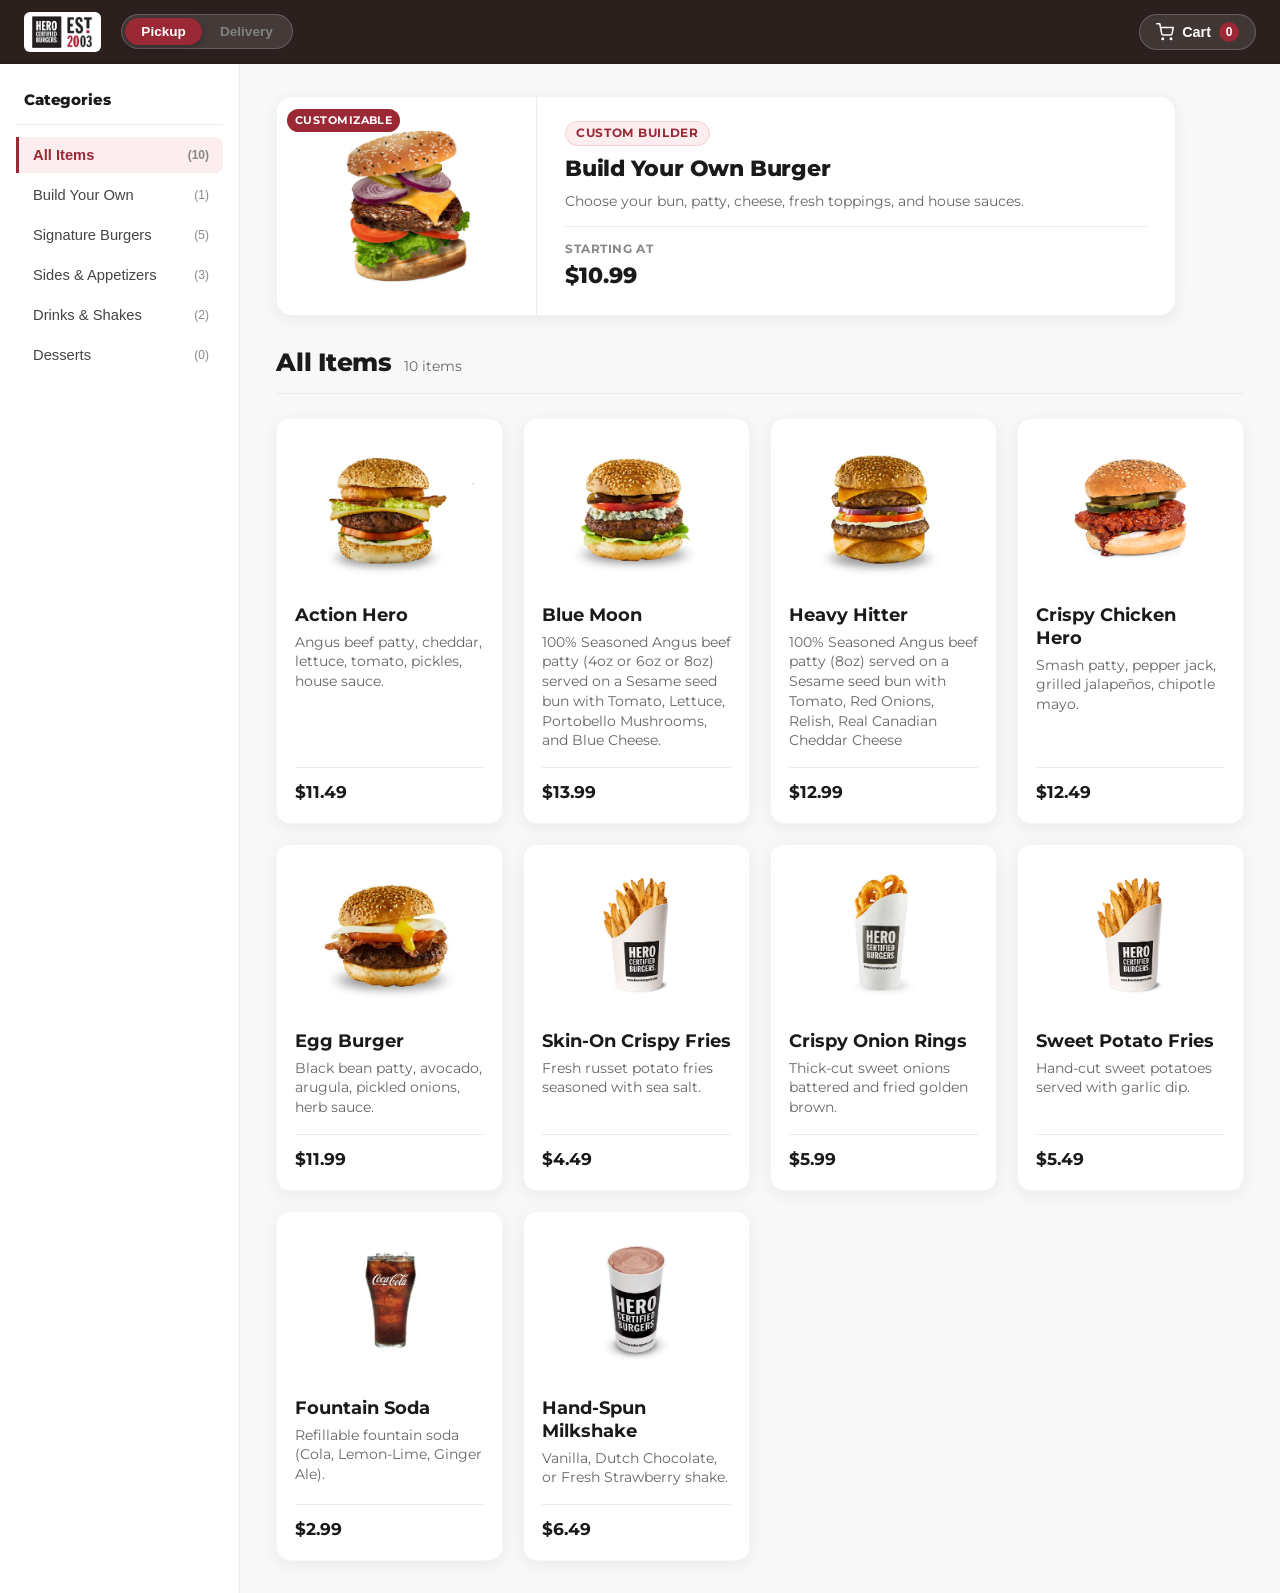
<file: index.html>
<!DOCTYPE html>
<html lang="en">
<head>
    <meta charset="UTF-8">
    <meta name="viewport" content="width=device-width, initial-scale=1.0">
    <title>Hero Burger - Menu</title>
    <link rel="stylesheet" href="styles.css?v=2">

    <link rel="preconnect" href="https://fonts.googleapis.com">
    <link rel="preconnect" href="https://fonts.gstatic.com" crossorigin>
    <link href="https://fonts.googleapis.com/css2?family=Montserrat:ital,wght@0,100..900;1,100..900&family=Oswald:wght@200..700&display=swap" rel="stylesheet">
    
    <script src="builder-logic.js" defer></script>
    <script src="variation-b.js" defer></script>
    <script src="script.js" defer></script>
</head>
<body>
    <!-- Top Navigation Header -->
    <header class="top-nav">
        <div class="nav-left">
            <a href="index.html" class="nav-logo" title="Return to Menu"><img src="images/HERO-LOGO-1.png" alt=""></a>
            <div class="order-toggle" id="order-mode-toggle" role="group" aria-label="Order Fulfillment Mode">
                <button type="button" class="toggle-btn active" data-mode="pickup">Pickup</button>
                <button type="button" class="toggle-btn" data-mode="delivery">Delivery</button>
            </div>
        </div>
        <div class="nav-actions">
            <button class="cart-btn" id="cart-btn" type="button" aria-label="Open cart">
                <svg class="cart-icon" viewBox="0 0 24 24" fill="none" stroke="currentColor" stroke-width="2" stroke-linecap="round" stroke-linejoin="round">
                    <circle cx="9" cy="21" r="1"></circle>
                    <circle cx="20" cy="21" r="1"></circle>
                    <path d="M1 1h4l2.68 13.39a2 2 0 0 0 2 1.61h9.72a2 2 0 0 0 2-1.61L23 6H6"></path>
                </svg>
                <span class="cart-label">Cart</span>
                <span class="cart-badge" id="cart-count">0</span>
            </button>
        </div>
    </header>

    <!-- Main Prototype Workspace Layout -->
    <div class="layout-container">
        <!-- Sidebar Navigation -->
        <aside class="sidebar">
            <div class="sidebar-header">
                <span class="sidebar-title">Categories</span>
            </div>
            <nav class="category-list" id="category-list">
                <!-- Dynamically populated categories -->
            </nav>
        </aside>

        <!-- Main Menu Cards Area -->
        <main class="menu-main">
            <!-- Featured Build Your Own Row (Above "All Items") -->
            <section class="byo-feature-row" id="byo-feature-row" aria-label="Build Your Own Burger">
                <article class="byo-card" id="byo-card" role="button" tabindex="0">
                    <div class="byo-card-image" id="byo-card-image">
                        <div class="card-badge-container">
                            <span class="badge">Customizable</span>
                        </div>
                        <img src="images/build-your-own.png" alt="Build Your Own Burger" class="byo-img" id="byo-img" onerror="this.style.display='none'; document.getElementById('byo-placeholder-icon').style.display='block';">
                        
                    </div>
                    <div class="byo-card-content">
                        <div class="byo-card-header">
                            <div class="byo-tag">Custom Builder</div>
                            <h2 class="byo-card-title">Build Your Own Burger</h2>
                            <p class="byo-card-desc">Choose your bun, patty, cheese, fresh toppings, and house sauces.</p>
                        </div>
                        <div class="byo-card-footer">
                            <div class="byo-price-wrap">
                                <span class="byo-price-label">Starting at</span>
                                <span class="byo-price">$10.99</span>
                            </div>



                        </div>
                    </div>
                </article>
            </section>

            <div class="menu-header">
                <h1 class="category-heading" id="current-category-name">All Items</h1>
                <span class="category-count" id="category-item-count">11 items</span>
            </div>

            <!-- 4-Column Menu Grid -->
            <div class="menu-grid" id="menu-grid">
                <!-- Dynamically populated cards -->
            </div>
        </main>
    </div>

    <!-- Quick Preview / Placeholder Cart Drawer for Prototype -->
    <div class="cart-drawer-overlay" id="cart-drawer-overlay"></div>
    <aside class="cart-drawer" id="cart-drawer" aria-hidden="true">
        <div class="cart-drawer-header">
            <h3>Your Order</h3>
            <button class="close-drawer-btn" id="close-cart-btn" aria-label="Close cart">&times;</button>
        </div>
        <div class="cart-drawer-body" id="cart-drawer-items">
            <div class="empty-cart-state">
                <div class="empty-cart-icon">🛒</div>
                <p>Your cart is empty.</p>
                <span>Select an item from the menu to get started.</span>
            </div>
        </div>
        <div class="cart-drawer-footer">
            <div class="cart-subtotal-row">
                <span>Subtotal</span>
                <span id="cart-subtotal">$0.00</span>
            </div>
            <a href="checkout.html" class="checkout-btn" id="checkout-btn">Proceed to Checkout</a>
        </div>
    </aside>

    <!-- Builder Pop-up Modal Root Container -->
    <div id="builder-modal-root"></div>

   
</body>
</html>
</file>
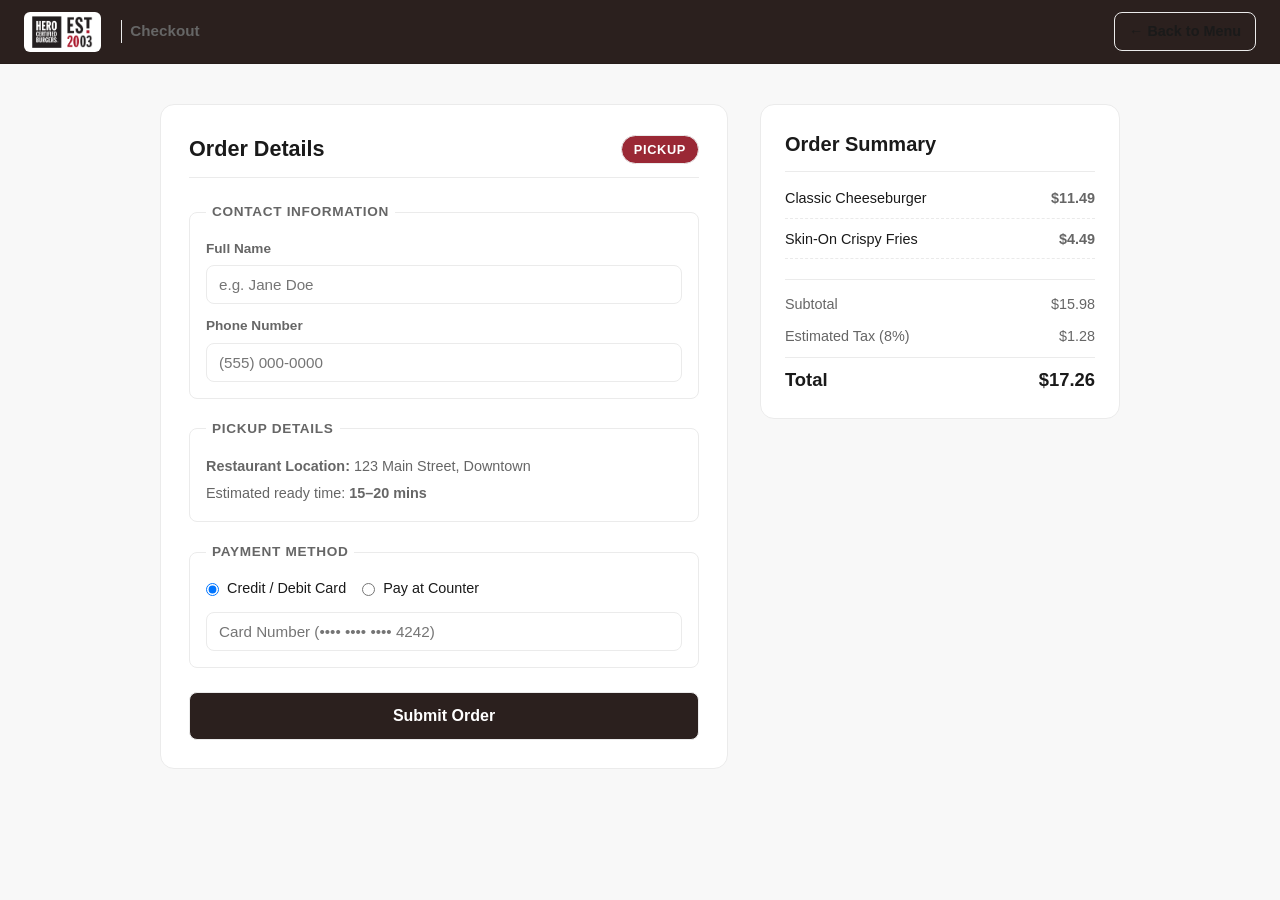
<file: checkout.html>
<!DOCTYPE html>
<html lang="en">
<head>
    <meta charset="UTF-8">
    <meta name="viewport" content="width=device-width, initial-scale=1.0">
    <title>Checkout - Burger Prototype</title>
    <link rel="stylesheet" href="styles.css?v=2">
    <script src="checkout.js" defer></script>
</head>
<body>
    <!-- Top Navigation Header -->
    <header class="top-nav">
        <div class="nav-left">
             <a href="index.html" class="nav-logo" title="Return to Menu"><img src="images/HERO-LOGO-1.png" alt=""></a>
            <span class="nav-page-label">Checkout</span>
        </div>
        <div class="nav-actions">
            <a href="index.html" class="back-to-menu-link">
                &larr; Back to Menu
            </a>
        </div>
    </header>

    <!-- Main Checkout Container -->
    <main class="checkout-main">
        <div class="checkout-container">
            <!-- Left Column: Checkout Details Form -->
            <section class="checkout-form-section">
                <form id="checkout-form" class="checkout-form" onsubmit="return false;">
                    <!-- Order Mode Indicator -->
                    <div class="form-header-row">
                        <h2>Order Details</h2>
                        <span class="mode-badge" id="checkout-mode-badge">Pickup</span>
                    </div>

                    <!-- Contact Details -->
                    <fieldset class="form-group-box">
                        <legend>Contact Information</legend>
                        <div class="form-row">
                            <label for="customer-name">Full Name</label>
                            <input type="text" id="customer-name" placeholder="e.g. Jane Doe" >
                        </div>
                        <div class="form-row">
                            <label for="customer-phone">Phone Number</label>
                            <input type="tel" id="customer-phone" placeholder="(555) 000-0000">
                        </div>
                    </fieldset>

                    <!-- Fulfillment Details -->
                    <fieldset class="form-group-box" id="fulfillment-fieldset">
                        <legend id="fulfillment-legend">Fulfillment Details</legend>
                        <div id="fulfillment-content">
                            <!-- Populated based on Pickup / Delivery -->
                        </div>
                    </fieldset>

                    <!-- Payment Method Placeholder -->
                    <fieldset class="form-group-box">
                        <legend>Payment Method</legend>
                        <div class="payment-options">
                            <label class="payment-option">
                                <input type="radio" name="payment-method" value="card" checked>
                                <span>Credit / Debit Card</span>
                            </label>
                            <label class="payment-option">
                                <input type="radio" name="payment-method" value="counter">
                                <span>Pay at Counter</span>
                            </label>
                        </div>
                        <div class="form-row card-mockup">
                            <input type="text" placeholder="Card Number (•••• •••• •••• 4242)">
                        </div>
                    </fieldset>

                    <!-- Submit Button & Confirmation Status -->
                    <div class="form-submit-container">
                        <button type="button" id="submit-order-btn" class="submit-order-btn">
                            Submit Order
                        </button>
                        <div class="order-confirmation-banner" id="order-confirmation-banner" style="display: none;">
                            <div class="confirmation-icon">✓</div>
                            <div class="confirmation-text">
                                <strong>Order Confirmed!</strong>
                                <span>Your burger order has been placed successfully.</span>
                            </div>
                        </div>
                    </div>
                </form>
            </section>

            <!-- Right Column: Order Summary -->
            <section class="checkout-summary-section">
                <div class="summary-card">
                    <h2>Order Summary</h2>
                    <div class="summary-items-list" id="summary-items-list">
                        <!-- Populated by checkout.js -->
                    </div>

                    <div class="summary-breakdown">
                        <div class="breakdown-row">
                            <span>Subtotal</span>
                            <span id="summary-subtotal">$0.00</span>
                        </div>
                        <div class="breakdown-row">
                            <span>Estimated Tax (8%)</span>
                            <span id="summary-tax">$0.00</span>
                        </div>
                        <div class="breakdown-row total-row">
                            <span>Total</span>
                            <span id="summary-total">$0.00</span>
                        </div>
                    </div>
                </div>
            </section>
        </div>
    </main>
</body>
</html>
</file>
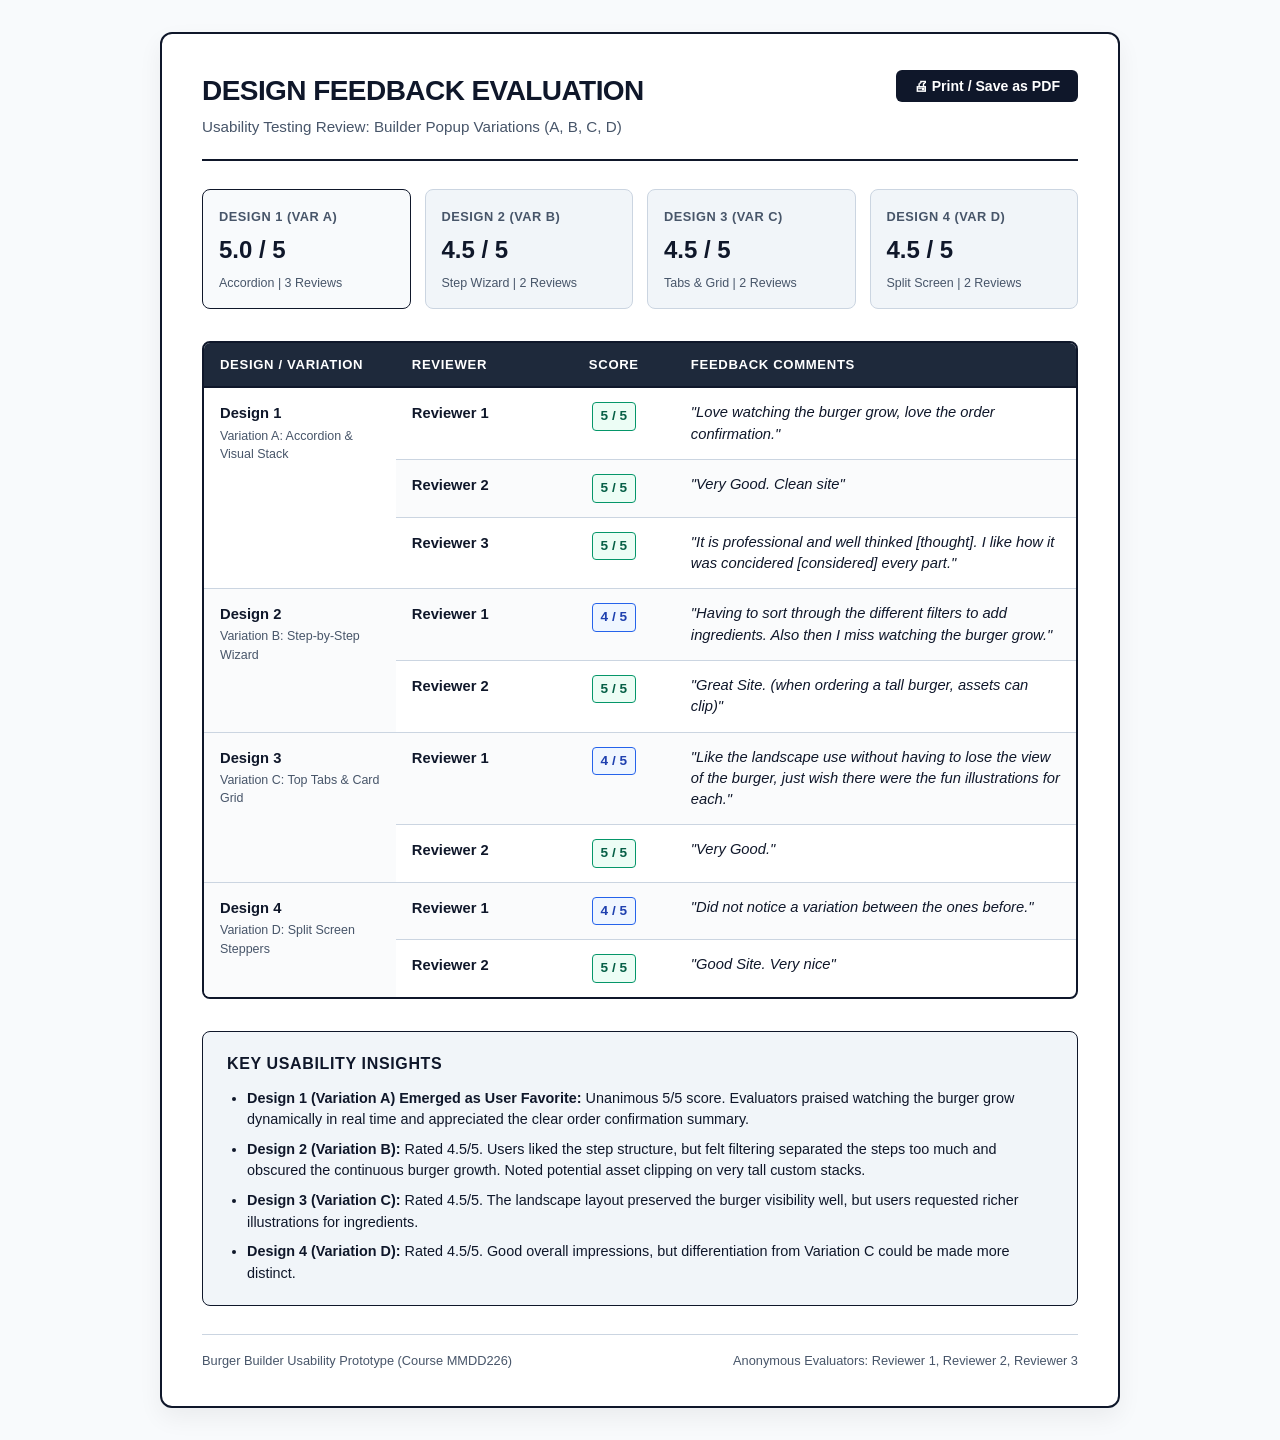
<file: feedback.html>
<!DOCTYPE html>
<html lang="en">
<head>
    <meta charset="UTF-8">
    <meta name="viewport" content="width=device-width, initial-scale=1.0">
    <title>Design Feedback Evaluation - Burger Builder Prototype</title>
    <style>
        :root {
            --bg-page: #f8fafc;
            --bg-card: #ffffff;
            --text-main: #0f172a;
            --text-sub: #475569;
            --border: #cbd5e1;
            --border-dark: #0f172a;
            --primary: #1e293b;
            --badge-5: #059669;
            --badge-4: #2563eb;
            --bg-highlight: #f1f5f9;
        }

        * {
            box-sizing: border-box;
            margin: 0;
            padding: 0;
        }

        body {
            font-family: -apple-system, BlinkMacSystemFont, "Segoe UI", Roboto, Helvetica, Arial, sans-serif;
            background-color: var(--bg-page);
            color: var(--text-main);
            padding: 32px 20px;
            line-height: 1.5;
        }

        .container {
            max-width: 960px;
            margin: 0 auto;
            background: var(--bg-card);
            border: 2px solid var(--border-dark);
            border-radius: 12px;
            padding: 36px 40px;
            box-shadow: 0 10px 25px rgba(0,0,0,0.06);
        }

        .header {
            border-bottom: 2px solid var(--border-dark);
            padding-bottom: 20px;
            margin-bottom: 28px;
            display: flex;
            justify-content: space-between;
            align-items: flex-start;
            flex-wrap: wrap;
            gap: 16px;
        }

        .title-group h1 {
            font-size: 1.75rem;
            font-weight: 800;
            letter-spacing: -0.02em;
            text-transform: uppercase;
        }

        .title-group p {
            color: var(--text-sub);
            font-size: 0.95rem;
            margin-top: 4px;
        }

        .meta-badges {
            display: flex;
            gap: 10px;
            flex-wrap: wrap;
        }

        .badge {
            background-color: var(--bg-highlight);
            border: 1px solid var(--border);
            padding: 6px 12px;
            border-radius: 6px;
            font-size: 0.85rem;
            font-weight: 600;
        }

        .print-btn {
            background-color: var(--border-dark);
            color: #fff;
            border: none;
            padding: 8px 18px;
            border-radius: 6px;
            font-weight: 700;
            cursor: pointer;
            font-size: 0.88rem;
            display: inline-flex;
            align-items: center;
            gap: 6px;
        }

        .print-btn:hover {
            opacity: 0.9;
        }

        /* Metric summary cards */
        .summary-grid {
            display: grid;
            grid-template-columns: repeat(4, 1fr);
            gap: 14px;
            margin-bottom: 32px;
        }

        .summary-card {
            background: var(--bg-highlight);
            border: 1.5px solid var(--border);
            border-radius: 8px;
            padding: 14px 16px;
            text-align: left;
        }

        .summary-card.top-performer {
            border-color: var(--border-dark);
            background: #f8fafc;
        }

        .summary-card .design-label {
            font-size: 0.8rem;
            font-weight: 800;
            text-transform: uppercase;
            color: var(--text-sub);
            letter-spacing: 0.04em;
        }

        .summary-card .score {
            font-size: 1.5rem;
            font-weight: 900;
            color: var(--text-main);
            margin: 4px 0 2px;
        }

        .summary-card .score-sub {
            font-size: 0.78rem;
            color: var(--text-sub);
        }

        /* Feedback Table */
        .table-wrapper {
            overflow-x: auto;
            margin-bottom: 32px;
            border: 2px solid var(--border-dark);
            border-radius: 8px;
        }

        table {
            width: 100%;
            border-collapse: collapse;
            text-align: left;
            font-size: 0.92rem;
        }

        thead th {
            background-color: var(--primary);
            color: #ffffff;
            font-weight: 800;
            font-size: 0.82rem;
            text-transform: uppercase;
            letter-spacing: 0.05em;
            padding: 12px 16px;
            border-bottom: 2px solid var(--border-dark);
        }

        tbody tr {
            border-bottom: 1px solid var(--border);
            transition: background-color 0.1s ease;
        }

        tbody tr:nth-child(even) {
            background-color: #fafbfc;
        }

        tbody tr:last-child {
            border-bottom: none;
        }

        td {
            padding: 14px 16px;
            vertical-align: top;
        }

        .design-name {
            font-weight: 800;
            color: var(--text-main);
            white-space: nowrap;
        }

        .design-type {
            font-size: 0.78rem;
            color: var(--text-sub);
            display: block;
            margin-top: 2px;
        }

        .reviewer-name {
            font-weight: 600;
            white-space: nowrap;
        }

        .score-pill {
            display: inline-block;
            font-weight: 800;
            padding: 3px 8px;
            border-radius: 4px;
            font-size: 0.85rem;
            border: 1.5px solid var(--border-dark);
            background: #ffffff;
        }

        .score-pill.score-5 {
            background: #ecfdf5;
            color: #065f46;
            border-color: #059669;
        }

        .score-pill.score-4 {
            background: #eff6ff;
            color: #1e40af;
            border-color: #2563eb;
        }

        .feedback-text {
            color: var(--text-main);
            font-style: italic;
            line-height: 1.45;
        }

        /* Insights Card */
        .insights-card {
            background-color: var(--bg-highlight);
            border: 1.5px solid var(--border-dark);
            border-radius: 8px;
            padding: 20px 24px;
            margin-bottom: 28px;
        }

        .insights-card h3 {
            font-size: 1rem;
            font-weight: 800;
            text-transform: uppercase;
            letter-spacing: 0.04em;
            margin-bottom: 12px;
        }

        .insights-list {
            padding-left: 20px;
            display: flex;
            flex-direction: column;
            gap: 8px;
            font-size: 0.9rem;
            color: var(--text-main);
        }

        .footer-note {
            display: flex;
            justify-content: space-between;
            font-size: 0.8rem;
            color: var(--text-sub);
            border-top: 1px solid var(--border);
            padding-top: 16px;
        }

        @media (max-width: 768px) {
            .summary-grid {
                grid-template-columns: repeat(2, 1fr);
            }
            .container {
                padding: 20px 16px;
            }
        }

        @media print {
            body {
                background: #fff;
                padding: 0;
            }
            .container {
                border: none;
                box-shadow: none;
                padding: 0;
            }
            .print-btn {
                display: none;
            }
        }
    </style>
</head>
<body>
    <div class="container">
        <header class="header">
            <div class="title-group">
                <h1>Design Feedback Evaluation</h1>
                <p>Usability Testing Review: Builder Popup Variations (A, B, C, D)</p>
            </div>
            <div style="display: flex; align-items: center; gap: 10px;">
                <button class="print-btn" onclick="window.print()">🖨 Print / Save as PDF</button>
            </div>
        </header>

        <!-- Summary Metric Cards -->
        <div class="summary-grid">
            <div class="summary-card top-performer">
                <span class="design-label">Design 1 (Var A)</span>
                <div class="score">5.0 / 5</div>
                <span class="score-sub">Accordion | 3 Reviews</span>
            </div>
            <div class="summary-card">
                <span class="design-label">Design 2 (Var B)</span>
                <div class="score">4.5 / 5</div>
                <span class="score-sub">Step Wizard | 2 Reviews</span>
            </div>
            <div class="summary-card">
                <span class="design-label">Design 3 (Var C)</span>
                <div class="score">4.5 / 5</div>
                <span class="score-sub">Tabs & Grid | 2 Reviews</span>
            </div>
            <div class="summary-card">
                <span class="design-label">Design 4 (Var D)</span>
                <div class="score">4.5 / 5</div>
                <span class="score-sub">Split Screen | 2 Reviews</span>
            </div>
        </div>

        <!-- Feedback Table -->
        <div class="table-wrapper">
            <table>
                <thead>
                    <tr>
                        <th style="width: 22%;">Design / Variation</th>
                        <th style="width: 18%;">Reviewer</th>
                        <th style="width: 14%; text-align: center;">Score</th>
                        <th style="width: 46%;">Feedback Comments</th>
                    </tr>
                </thead>
                <tbody>
                    <!-- Design 1 -->
                    <tr>
                        <td rowspan="3">
                            <span class="design-name">Design 1</span>
                            <span class="design-type">Variation A: Accordion & Visual Stack</span>
                        </td>
                        <td><span class="reviewer-name">Reviewer 1</span></td>
                        <td style="text-align: center;"><span class="score-pill score-5">5 / 5</span></td>
                        <td class="feedback-text">"Love watching the burger grow, love the order confirmation."</td>
                    </tr>
                    <tr>
                        <td><span class="reviewer-name">Reviewer 2</span></td>
                        <td style="text-align: center;"><span class="score-pill score-5">5 / 5</span></td>
                        <td class="feedback-text">"Very Good. Clean site"</td>
                    </tr>
                    <tr>
                        <td><span class="reviewer-name">Reviewer 3</span></td>
                        <td style="text-align: center;"><span class="score-pill score-5">5 / 5</span></td>
                        <td class="feedback-text">"It is professional and well thinked [thought]. I like how it was concidered [considered] every part."</td>
                    </tr>

                    <!-- Design 2 -->
                    <tr>
                        <td rowspan="2">
                            <span class="design-name">Design 2</span>
                            <span class="design-type">Variation B: Step-by-Step Wizard</span>
                        </td>
                        <td><span class="reviewer-name">Reviewer 1</span></td>
                        <td style="text-align: center;"><span class="score-pill score-4">4 / 5</span></td>
                        <td class="feedback-text">"Having to sort through the different filters to add ingredients. Also then I miss watching the burger grow."</td>
                    </tr>
                    <tr>
                        <td><span class="reviewer-name">Reviewer 2</span></td>
                        <td style="text-align: center;"><span class="score-pill score-5">5 / 5</span></td>
                        <td class="feedback-text">"Great Site. (when ordering a tall burger, assets can clip)"</td>
                    </tr>

                    <!-- Design 3 -->
                    <tr>
                        <td rowspan="2">
                            <span class="design-name">Design 3</span>
                            <span class="design-type">Variation C: Top Tabs & Card Grid</span>
                        </td>
                        <td><span class="reviewer-name">Reviewer 1</span></td>
                        <td style="text-align: center;"><span class="score-pill score-4">4 / 5</span></td>
                        <td class="feedback-text">"Like the landscape use without having to lose the view of the burger, just wish there were the fun illustrations for each."</td>
                    </tr>
                    <tr>
                        <td><span class="reviewer-name">Reviewer 2</span></td>
                        <td style="text-align: center;"><span class="score-pill score-5">5 / 5</span></td>
                        <td class="feedback-text">"Very Good."</td>
                    </tr>

                    <!-- Design 4 -->
                    <tr>
                        <td rowspan="2">
                            <span class="design-name">Design 4</span>
                            <span class="design-type">Variation D: Split Screen Steppers</span>
                        </td>
                        <td><span class="reviewer-name">Reviewer 1</span></td>
                        <td style="text-align: center;"><span class="score-pill score-4">4 / 5</span></td>
                        <td class="feedback-text">"Did not notice a variation between the ones before."</td>
                    </tr>
                    <tr>
                        <td><span class="reviewer-name">Reviewer 2</span></td>
                        <td style="text-align: center;"><span class="score-pill score-5">5 / 5</span></td>
                        <td class="feedback-text">"Good Site. Very nice"</td>
                    </tr>
                </tbody>
            </table>
        </div>

        <!-- Key Usability Insights -->
        <div class="insights-card">
            <h3>Key Usability Insights</h3>
            <ul class="insights-list">
                <li><strong>Design 1 (Variation A) Emerged as User Favorite:</strong> Unanimous 5/5 score. Evaluators praised watching the burger grow dynamically in real time and appreciated the clear order confirmation summary.</li>
                <li><strong>Design 2 (Variation B):</strong> Rated 4.5/5. Users liked the step structure, but felt filtering separated the steps too much and obscured the continuous burger growth. Noted potential asset clipping on very tall custom stacks.</li>
                <li><strong>Design 3 (Variation C):</strong> Rated 4.5/5. The landscape layout preserved the burger visibility well, but users requested richer illustrations for ingredients.</li>
                <li><strong>Design 4 (Variation D):</strong> Rated 4.5/5. Good overall impressions, but differentiation from Variation C could be made more distinct.</li>
            </ul>
        </div>

        <footer class="footer-note">
            <span>Burger Builder Usability Prototype (Course MMDD226)</span>
            <span>Anonymous Evaluators: Reviewer 1, Reviewer 2, Reviewer 3</span>
        </footer>
    </div>
</body>
</html>
</file>
<file: styles.css>
/* ==========================================================
   MEDIUM-FIDELITY WIREFRAME PROTOTYPE
   Burger Restaurant Website - Menu & Ordering
   ========================================================== */

:root {
    /* Brand & Core Palette (Hero Certified Burgers UI Kit) */
    --red: #9a2835;
    /* Hero Signature Crimson Red */
    --red-hover: #831f2b;
    /* Darker Crimson Hover */
    --red-subtle: #fcedee;
    /* Soft Blush active tab tint */
    --red-border: #f6cfd2;
    /* Subtle Red border */
    --header-bg: #2b201e;
    /* Hero Dark Espresso Top Navigation */
    --header-text: #ffffff;
    --black: #1a1a1a;
    --white: #ffffff;
    --gray: #666666;
    --black-pure: #000000;

    /* Background & Surface Colors */
    --bg-main: #f8f8f8;
    /* Clean Light Off-White Page Background */
    --bg-surface: #ffffff;
    /* Pure White Card & Surface */
    --bg-subtle: #fafafa;
    --neutral-light: #f4f4f4;
    --neutral-hover: #eaeaea;

    /* Interactive & Hover States */
    --btn-dark-hover: #433330;
    --btn-accent-hover: #831f2b;

    /* Status & Feedback Colors */
    --color-success: #16a34a;
    --color-success-dark: #15803d;
    --color-success-text: #166534;
    --color-success-bg: #f0fdf4;
    --color-success-border: #86efac;

    /* Overlays & Shadows */
    --overlay-drawer: rgba(0, 0, 0, 0.45);
    --overlay-modal: rgba(0, 0, 0, 0.55);
    --shadow-card: 0 4px 16px rgba(0, 0, 0, 0.06);
    --shadow-card-hover: 0 8px 24px rgba(0, 0, 0, 0.1);
    --shadow-modal: 0 16px 36px rgba(0, 0, 0, 0.2);
    --shadow-success: 0 4px 12px rgba(22, 163, 74, 0.25);

    /* Text Colors */
    --text-primary: #1a1a1a;
    --text-secondary: #666666;
    --text-muted: #888888;

    /* Border Colors */
    --border-color: #ebebeb;
    --border-dark: #2b201e;

    /* Border Widths & Styles */
    --border-width-sm: 1px;
    --border-width-md: 1.5px;
    --border-width-lg: 2px;
    --border-width-xl: 2.5px;
    --border-style-solid: solid;
    --border-style-dashed: dashed;

    /* Border Shorthand Variables */
    --border-light: 1px solid var(--border-color);
    --border-dark-thin: 1px solid var(--border-color);
    --border-medium: 1.5px solid var(--border-color);
    --border-medium-dark: 1.5px solid var(--border-color);
    --border-strong: 1px solid var(--border-color);
    --border-strong-light: 1px solid var(--border-color);
    --border-modal: 1px solid var(--border-dark);
    --border-dashed-sm: 1px dashed var(--neutral-hover);
    --border-dashed-md: 1.5px dashed var(--border-color);
    --border-success-box: 1.5px solid var(--color-success-border);

    /* Border Radius Variables */
    --radius-xs: 4px;
    --radius-sm: 8px;
    --radius-md: 14px;
    --radius-lg: 16px;
    --radius-xl: 16px;
    --radius-2xl: 20px;
    --radius-modal: 18px;
    --radius-pill: 9999px;
    --radius-circle: 50%;

    /* Typography & Dimensions */
    --font-stack: "Montserrat", sans-serif;
    --font-body: "Montserrat", sans-serif;
    --nav-height: 64px;
    --sidebar-width: 240px;
}

* {
    box-sizing: border-box;
    margin: 0;
    padding: 0;
}

body {
    font-family: var(--font-body);
    background-color: var(--bg-main);
    color: var(--text-primary);
    line-height: 1.5;
    min-height: 100vh;
    display: flex;
    flex-direction: column;
}

/* ==========================================================
   Top Navigation
   ========================================================== */
.top-nav {
    width: 100%;
    height: var(--nav-height);
    background-color: var(--header-bg);
    border-bottom: 1px solid rgba(0, 0, 0, 0.12);
    display: flex;
    align-items: center;
    justify-content: space-between;
    padding: 0 24px;
    position: sticky;
    top: 0;
    z-index: 100;
}

.nav-left {
    display: flex;
    align-items: center;
    gap: 20px;
}

.nav-logo {
    display: inline-flex;
    align-items: center;
    background-color: var(--white);
    padding: 4px 8px;
    border-radius: 6px;
    transition: opacity 0.15s ease;
}

.nav-logo:hover {
    opacity: 0.9;
}

.nav-logo img {
    height: 32px;
    width: auto;
    display: block;
}

/* Unified Pill Toggles (Order Toggle & Combo/Solo Toggle) */
.order-toggle,
.combo-solo-toggle {
    display: inline-flex;
    background-color: rgba(255, 255, 255, 0.12);
    border: 1px solid rgba(255, 255, 255, 0.18);
    border-radius: var(--radius-pill);
    padding: 3px;
    gap: 2px;
}

.toggle-btn,
.toggle-mode-btn {
    padding: 6px 16px;
    border: none;
    background: transparent;
    border-radius: var(--radius-pill);
    font-size: 0.85rem;
    font-weight: 600;
    color: #808080;
    cursor: pointer;
    transition: all 0.15s ease;
}

.toggle-btn:hover,
.toggle-mode-btn:hover {
    color: var(--red);
}

.toggle-btn.active,
.toggle-mode-btn.active {
    background-color: var(--red);
    color: var(--white);
    box-shadow: 0 2px 6px rgba(0, 0, 0, 0.25);
}

.nav-actions {
    display: flex;
    align-items: center;
    margin-left: auto;
}

.cart-btn {
    display: inline-flex;
    align-items: center;
    gap: 8px;
    background-color: rgba(255, 255, 255, 0.1);
    border: 1px solid rgba(255, 255, 255, 0.2);
    padding: 7px 16px;
    border-radius: var(--radius-pill);
    font-size: 0.9rem;
    font-weight: 600;
    color: var(--white);
    cursor: pointer;
    transition: background-color 0.15s ease, box-shadow 0.15s ease;
}

.cart-btn:hover {
    background-color: rgba(255, 255, 255, 0.18);
    box-shadow: 0 2px 8px rgba(0, 0, 0, 0.2);
}

.cart-btn:active {
    box-shadow: 0 1px 4px rgba(0, 0, 0, 0.2);
}

.cart-icon {
    width: 18px;
    height: 18px;
}

.cart-badge {
    display: inline-flex;
    align-items: center;
    justify-content: center;
    min-width: 20px;
    height: 20px;
    padding: 0 6px;
    border-radius: var(--radius-pill);
    background-color: var(--red);
    color: var(--white);
    font-size: 0.75rem;
    font-weight: 700;
}

/* ==========================================================
   Layout: Sidebar + Content
   ========================================================== */
.layout-container {
    display: flex;
    flex: 1;
    min-height: calc(100vh - var(--nav-height));
}

.sidebar {
    width: var(--sidebar-width);
    flex-shrink: 0;
    background-color: var(--bg-surface);
    border-right: 1px solid var(--border-color);
    padding: 24px 16px;
    display: flex;
    flex-direction: column;
    gap: 12px;
}

.sidebar-header {
    padding: 0 8px 12px;
    border-bottom: 1px solid var(--border-color);
}

.sidebar-title {
    font-size: 0.95rem;
    font-weight: 800;
    letter-spacing: -0.01em;
    color: var(--text-primary);
}

.category-list {
    display: flex;
    flex-direction: column;
    gap: 4px;
}

.category-item {
    display: flex;
    align-items: center;
    justify-content: space-between;
    width: 100%;
    padding: 10px 14px;
    border: none;
    border-left: 3.5px solid transparent;
    border-radius: 0 8px 8px 0;
    background: transparent;
    font-size: 0.92rem;
    font-weight: 500;
    color: #444444;
    cursor: pointer;
    text-align: left;
    transition: all 0.15s ease;
}

.category-item:hover {
    background-color: #fdf5f5;
    color: var(--text-primary);
}

.category-item.active {
    background-color: var(--red-subtle);
    border-left: 3.5px solid var(--red);
    color: var(--red);
    font-weight: 700;
}

.category-item-count {
    font-size: 0.75rem;
    color: var(--text-muted);
}

/* ==========================================================
   Main Menu Area
   ========================================================== */
.menu-main {
    flex: 1;
    padding: 32px 36px;
    max-width: 1400px;
}

/* Build Your Own - Featured Row Card (Above "All Items") */
.byo-feature-row {
    width: 100%;
    margin-bottom: 28px;
}

.byo-card {
    background-color: var(--bg-surface);
    max-width: 900px;
    padding: 0;
    border: 1px solid rgba(0, 0, 0, 0.05);
    border-radius: 16px;
    display: flex;
    overflow: hidden;
    cursor: pointer;
    box-shadow: var(--shadow-card);
    transition: transform 0.15s ease, box-shadow 0.15s ease, border-color 0.15s ease;
}

.byo-card:hover {
    transform: translateY(-2px);
    box-shadow: var(--shadow-card-hover);
}

.menu-card:focus-visible,
.byo-card:focus-visible {
    outline: 2px solid var(--red);
    outline-offset: 2px;

}

.byo-card-image {
    width: 260px;
    flex-shrink: 0;
    background-color: var(--bg-surface);
    border-right: 1px solid var(--border-color);
    display: flex;
    flex-direction: column;
    align-items: center;
    justify-content: center;
    position: relative;
    overflow: hidden;
    padding: 16px;
}

/* Consolidated Card Images */
.card-img,
.byo-img {
    width: 100%;
    height: 100%;
    object-fit: contain;
    display: block;
}

.byo-card-image .placeholder-icon {
    width: 48px;
    height: 48px;
    stroke: var(--text-secondary);
}

.byo-card-content {
    flex: 1;
    padding: 24px 28px;
    display: flex;
    flex-direction: column;
    justify-content: space-between;
    gap: 14px;
}

.byo-card-header {
    display: flex;
    flex-direction: column;
    gap: 6px;
}

.byo-tag {
    align-self: flex-start;
    font-size: 0.72rem;
    font-weight: 700;
    text-transform: uppercase;
    letter-spacing: 0.06em;
    color: var(--red);
    background-color: var(--red-subtle);
    border: 1px solid var(--red-border);
    padding: 3px 10px;
    border-radius: var(--radius-pill);
}

.byo-card-title {
    font-size: 1.35rem;
    font-weight: 800;
    color: var(--text-primary);
    letter-spacing: -0.01em;
}

.byo-card-desc {
    font-size: 0.9rem;
    color: var(--text-secondary);
    line-height: 1.5;
    max-width: 650px;
}

/* Consolidated Card Footers */
.card-footer,
.byo-card-footer {
    display: flex;
    align-items: center;
    justify-content: space-between;
    border-top: 1px solid var(--border-color);
}

.card-footer {
    gap: 8px;
    padding-top: 12px;
}

.byo-card-footer {
    gap: 16px;
    padding-top: 14px;
}

.byo-price-wrap {
    display: flex;
    flex-direction: column;
}

.byo-price-label {
    font-size: 0.72rem;
    font-weight: 700;
    text-transform: uppercase;
    color: var(--text-muted);
    letter-spacing: 0.05em;
}

.byo-price {
    font-size: 1.35rem;
    font-weight: 800;
    color: var(--text-primary);
}

.byo-btn {
    padding: 10px 24px;
    font-size: 0.95rem;
    font-weight: 700;
    color: var(--white);
    border: none;
    border-radius: var(--radius-pill);
    background-color: var(--red);
    cursor: pointer;
    transition: background-color 0.15s ease, box-shadow 0.15s ease;
}

.byo-btn:hover {
    background-color: var(--red-hover);
    box-shadow: 0 4px 12px rgba(154, 40, 53, 0.3);
}

@media (max-width: 768px) {
    .byo-card {
        flex-direction: column;
    }

    .byo-card-image {
        width: 100%;
        height: 150px;
        border-right: none;
        border-bottom: var(--border-strong-light);
    }

    .byo-card-content {
        padding: 18px;
    }
}

.menu-header {
    display: flex;
    align-items: baseline;
    gap: 12px;
    margin-bottom: 24px;
    padding-bottom: 12px;
    border-bottom: 1px solid var(--border-color);
}

.category-heading {
    font-size: 1.55rem;
    font-weight: 800;
    letter-spacing: -0.01em;
    color: var(--text-primary);
}

.category-count {
    font-size: 0.88rem;
    color: var(--text-secondary);
}

/* 4-Column Grid */
.menu-grid {
    display: grid;
    grid-template-columns: repeat(4, 1fr);
    gap: 20px;
}

/* Menu Card */
.menu-card {
    background-color: var(--bg-surface);
    border: 1px solid rgba(0, 0, 0, 0.04);
    border-radius: var(--radius-md);
    overflow: hidden;
    display: flex;
    flex-direction: column;
    box-shadow: var(--shadow-card);
    transition: transform 0.15s ease, border-color 0.15s ease, box-shadow 0.15s ease;
    cursor: pointer;
}

.menu-card:hover {
    transform: translateY(-2px);

    box-shadow: var(--shadow-card-hover);
}

.menu-card:focus-visible,
.byo-card:focus-visible {
    outline: 2px solid var(--red);
    outline-offset: 2px;
}

/* Placeholder Image Box */
.card-image-box {
    width: 100%;
    aspect-ratio: 4 / 3;
    background-color: var(--bg-surface);
    display: flex;
    flex-direction: column;
    align-items: center;
    justify-content: center;
    padding: 16px 12px 4px;
    position: relative;
    overflow: hidden;
}

.card-image-box img {
    width: 100%;
    height: 100%;
    max-height: 180px;
    object-fit: contain;
    display: block;
    transition: transform 0.2s ease;
}

.menu-card:hover .card-image-box img {
    transform: scale(1.03);
}

.placeholder-icon {
    width: 36px;
    height: 36px;
    stroke: var(--text-muted);
}

.card-badge-container {
    position: absolute;
    top: 10px;
    left: 10px;
    z-index: 2;
}

.badge {
    display: inline-block;
    padding: 3px 8px;
    border-radius: var(--radius-pill);
    font-size: 0.7rem;
    font-weight: 700;
    text-transform: uppercase;
    letter-spacing: 0.04em;
    background-color: var(--red);
    color: var(--white);
}

/* Card Body */
.card-content {
    padding: 16px 18px 18px;
    display: flex;
    flex-direction: column;
    flex: 1;
}

.card-title {
    font-size: 1.1rem;
    font-weight: 700;
    margin-bottom: 6px;
    color: var(--text-primary);
    line-height: 1.3;
}

.card-desc {
    font-size: 0.85rem;
    color: var(--text-secondary);
    margin-bottom: 16px;
    flex: 1;
    line-height: 1.45;
}

.card-price {
    font-size: 1.05rem;
    font-weight: 700;
    color: var(--text-primary);
}

.card-action-btn {
    padding: 7px 16px;
    border: none;
    background-color: var(--red);
    color: var(--white);
    border-radius: var(--radius-pill);
    font-size: 0.84rem;
    font-weight: 600;
    cursor: pointer;
    transition: all 0.15s ease;
}

.card-action-btn:hover {
    background-color: var(--red-hover);
    box-shadow: 0 2px 8px rgba(154, 40, 53, 0.25);
}

.card-action-btn.btn-custom {
    background-color: var(--header-bg);
    color: var(--white);
}

.card-action-btn.btn-custom:hover {
    background-color: var(--btn-dark-hover);
    box-shadow: 0 2px 8px rgba(0, 0, 0, 0.2);
}

/* ==========================================================
   Cart Drawer
   ========================================================== */
.cart-drawer-overlay {
    position: fixed;
    inset: 0;
    background-color: var(--overlay-drawer);
    z-index: 200;
    opacity: 0;
    pointer-events: none;
    transition: opacity 0.2s ease;
}

.cart-drawer-overlay.active {
    opacity: 1;
    pointer-events: auto;
}

.cart-drawer {
    position: fixed;
    top: 0;
    right: 0;
    width: 380px;
    max-width: 90vw;
    height: 100vh;
    background-color: var(--bg-surface);
    border-left: var(--border-strong);
    z-index: 210;
    display: flex;
    flex-direction: column;
    transform: translateX(100%);
    transition: transform 0.25s cubic-bezier(0.16, 1, 0.3, 1);
}

.cart-drawer.active {
    transform: translateX(0);
}

.cart-drawer-header {
    padding: 20px;
    border-bottom: var(--border-strong);
    display: flex;
    align-items: center;
    justify-content: space-between;
}

.cart-drawer-header h3 {
    font-size: 1.15rem;
    font-weight: 700;
}

.close-drawer-btn {
    background: none;
    border: none;
    font-size: 1.75rem;
    line-height: 1;
    cursor: pointer;
    color: var(--text-secondary);
}

.close-drawer-btn:hover {
    color: var(--text-primary);
}

.cart-drawer-body {
    flex: 1;
    overflow-y: auto;
    padding: 20px;
    display: flex;
    flex-direction: column;
    gap: 12px;
}

.empty-cart-state {
    margin: auto 0;
    text-align: center;
    color: var(--text-secondary);
}

.empty-cart-icon {
    font-size: 2.5rem;
    margin-bottom: 8px;
    opacity: 0.5;
}

.empty-cart-state p {
    font-weight: 600;
    margin-bottom: 4px;
    color: var(--text-primary);
}

.empty-cart-state span {
    font-size: 0.82rem;
    color: var(--text-muted);
}

.cart-item-row {
    margin-bottom: 8px;

    display: flex;
    align-items: center;
    justify-content: space-between;
    padding: 10px;
    border: var(--border-light);
    border-radius: var(--radius-sm);
    background-color: var(--neutral-light);
}

.cart-item-info {
    display: flex;
    flex-direction: column;
    gap: 2px;
}

.cart-item-title {
    font-size: 0.9rem;
    font-weight: 600;
}

.cart-item-price {
    font-size: 0.8rem;
    color: var(--text-secondary);
}

.cart-item-remove {
    background: none;
    border: none;
    color: var(--text-muted);
    font-size: 1.1rem;
    cursor: pointer;
    padding: 4px;
}

.cart-item-actions {
    display: flex;
    align-items: center;
    gap: 6px;
    flex-shrink: 0;
    margin-left: 10px;
    margin-top: 2px;
}

.cart-item-edit {
    display: inline-flex;
    align-items: center;
    gap: 5px;
    padding: 4px 12px;
    font-family: var(--font-stack);
    font-size: 0.72rem;
    font-weight: 700;
    letter-spacing: 0.04em;
    text-transform: uppercase;
    color: var(--red);
    background-color: var(--red-subtle);
    border: 1px solid var(--red-border);
    border-radius: var(--radius-pill);
    cursor: pointer;
    transition: background-color 0.15s ease, color 0.15s ease, border-color 0.15s ease, box-shadow 0.15s ease, transform 0.15s ease;
}

.cart-item-edit:hover {
    background-color: var(--red);
    color: var(--white);
    border-color: var(--red);
    box-shadow: 0 2px 8px rgba(154, 40, 53, 0.25);
    transform: translateY(-1px);
}

.cart-item-edit:active {
    transform: translateY(0);
}

.cart-item-edit:focus-visible {
    outline: 2px solid var(--red);
    outline-offset: 2px;
}

.cart-edit-icon {
    width: 11px;
    height: 11px;
    stroke: currentColor;
}

.cart-item-desc {
    font-size: 0.75rem;
    color: var(--text-secondary);
    line-height: 1.35;
    margin: 3px 0 2px;
    max-width: 220px;
    word-break: break-word;
}

.cart-item-remove:hover {
    color: var(--text-primary);
}

.cart-drawer-footer {
    padding: 20px;
    border-top: var(--border-strong);
    display: flex;
    flex-direction: column;
    gap: 14px;
}

.cart-subtotal-row {
    display: flex;
    align-items: center;
    justify-content: space-between;
    font-size: 1.05rem;
    font-weight: 700;
}

.checkout-btn {
    width: 100%;
    padding: 12px;
    background-color: var(--red);
    color: var(--white);
    border: none;
    border-radius: var(--radius-pill);
    font-size: 0.95rem;
    font-weight: 700;
    cursor: pointer;
    text-align: center;
    text-decoration: none;
    display: block;
    transition: background-color 0.15s ease, box-shadow 0.15s ease;
}

.checkout-btn:hover {
    background-color: var(--red-hover);
    color: var(--white);
    box-shadow: 0 4px 12px rgba(154, 40, 53, 0.3);
}

/* ==========================================================
   Responsive Adaptations
   ========================================================== */
@media (max-width: 1200px) {
    .menu-grid {
        grid-template-columns: repeat(3, 1fr);
    }
}

@media (max-width: 900px) {
    .menu-grid {
        grid-template-columns: repeat(2, 1fr);
    }
}

@media (max-width: 640px) {
    .layout-container {
        flex-direction: column;
    }

    .sidebar {
        width: 100%;
        border-right: none;
        border-bottom: var(--border-strong);
        padding: 12px;
    }

    .category-list {
        flex-direction: row;
        overflow-x: auto;
        padding-bottom: 4px;
    }

    .category-item {
        white-space: nowrap;
    }

    .menu-main {
        padding: 20px 16px;
    }

    .menu-grid {
        grid-template-columns: 1fr;
    }
}

/* ==========================================================
   Checkout Page Styles
   ========================================================== */
.nav-page-label {
    font-size: 0.95rem;
    font-weight: 700;
    color: var(--text-secondary);
    padding-left: 8px;
    border-left: var(--border-strong-light);
}

.back-to-menu-link {
    font-size: 0.9rem;
    font-weight: 600;
    color: var(--text-primary);
    text-decoration: none;
    padding: 8px 14px;
    border: var(--border-dark-thin);
    border-radius: var(--radius-sm);
    transition: background-color 0.15s ease;
}

.back-to-menu-link:hover {
    background-color: var(--neutral-hover);
}

.checkout-main {
    flex: 1;
    display: flex;
    justify-content: center;
    padding: 40px 24px;
}

.checkout-container {
    width: 100%;
    max-width: 960px;
    display: grid;
    grid-template-columns: 1fr 360px;
    gap: 32px;
    align-items: start;
}

/* Consolidated Card Panels (Checkout form & Order Summary) */
.checkout-form-section,
.summary-card {
    background-color: var(--bg-surface);
    border: var(--border-strong);
    border-radius: var(--radius-md);
}

.checkout-form-section {
    padding: 28px;
}

.summary-card {
    padding: 24px;
}

.form-header-row {
    display: flex;
    align-items: center;
    justify-content: space-between;
    margin-bottom: 24px;
    padding-bottom: 12px;
    border-bottom: var(--border-light);
}

.form-header-row h2 {
    font-size: 1.35rem;
    font-weight: 700;
}

.mode-badge {
    padding: 4px 12px;
    background-color: var(--red);
    border: var(--border-dark-thin);
    border-radius: var(--radius-xl);
    font-size: 0.8rem;
    color: var(--white);
    font-weight: 700;
    text-transform: uppercase;
    letter-spacing: 0.05em;
}

.form-group-box {
    border: var(--border-light);
    border-radius: var(--radius-sm);
    padding: 16px;
    margin-bottom: 20px;
}

.form-group-box legend {
    font-size: 0.85rem;
    font-weight: 700;
    text-transform: uppercase;
    letter-spacing: 0.05em;
    padding: 0 6px;
    color: var(--text-secondary);
}

.form-row {
    display: flex;
    flex-direction: column;
    gap: 6px;
    margin-bottom: 12px;
}

.form-row:last-child {
    margin-bottom: 0;
}

.form-row label {
    font-size: 0.85rem;
    font-weight: 600;
    color: var(--text-secondary);
}

.form-row input[type="text"],
.form-row input[type="tel"] {
    padding: 10px 12px;
    border: var(--border-light);
    border-radius: var(--radius-sm);
    font-size: 0.95rem;
    font-family: inherit;
    background-color: var(--bg-surface);
    color: var(--text-primary);
}

.form-row input:focus {
    outline: none;
    border-color: var(--border-dark);
}

.pickup-info-box {
    font-size: 0.9rem;
    color: var(--text-secondary);
    line-height: 1.6;
}

.pickup-est {
    margin-top: 4px;
}

.payment-options {
    display: flex;
    gap: 16px;
    margin-bottom: 12px;
}

.payment-option {
    display: flex;
    align-items: center;
    gap: 8px;
    font-size: 0.9rem;
    font-weight: 500;
    cursor: pointer;
}

.card-mockup input {
    background-color: var(--neutral-light);
    color: var(--text-secondary);
    cursor: not-allowed;
}

.form-submit-container {
    margin-top: 24px;
    display: flex;
    flex-direction: column;
    gap: 16px;
}

/* Submit Order Button */
.submit-order-btn {
    width: 100%;
    padding: 14px;
    background-color: var(--border-dark);
    color: var(--white);
    border: var(--border-strong);
    border-radius: var(--radius-sm);
    font-size: 1rem;
    font-weight: 700;
    cursor: pointer;
    transition: background-color 0.25s ease, border-color 0.25s ease, transform 0.1s ease;
}

.submit-order-btn:hover {
    background-color: var(--btn-dark-hover);
}

.submit-order-btn:active {
    transform: translateY(1px);
}

.submit-order-btn.btn-green {
    background-color: var(--color-success) !important;
    border-color: var(--color-success-dark) !important;
    color: var(--white) !important;
    cursor: default;
    box-shadow: var(--shadow-success);
}

.order-confirmation-banner {
    display: flex;
    align-items: center;
    gap: 14px;
    padding: 16px;
    background-color: var(--color-success-bg);
    border: var(--border-success-box);
    border-radius: var(--radius-sm);
    color: var(--color-success-text);
    animation: fadeIn 0.3s ease;
}

.confirmation-icon {
    display: flex;
    align-items: center;
    justify-content: center;
    width: 28px;
    height: 28px;
    border-radius: var(--radius-circle);
    background-color: var(--color-success);
    color: var(--white);
    font-weight: 700;
    font-size: 0.9rem;
    flex-shrink: 0;
}

.confirmation-text {
    display: flex;
    flex-direction: column;
    font-size: 0.88rem;
}

@keyframes fadeIn {
    from {
        opacity: 0;
        transform: translateY(-4px);
    }

    to {
        opacity: 1;
        transform: translateY(0);
    }
}

/* Checkout Summary Section */
.summary-card h2 {
    font-size: 1.25rem;
    font-weight: 700;
    margin-bottom: 16px;
    padding-bottom: 12px;
    border-bottom: var(--border-light);
}

.summary-items-list {
    display: flex;
    flex-direction: column;
    gap: 10px;
    margin-bottom: 20px;
    max-height: 280px;
    overflow-y: auto;
}

.summary-item-row {
    display: flex;
    align-items: center;
    justify-content: space-between;
    font-size: 0.9rem;
    padding-bottom: 8px;
    border-bottom: var(--border-dashed-sm);
}

.summary-item-name {
    font-weight: 500;
    color: var(--text-primary);
}

.summary-item-price {
    font-weight: 600;
    color: var(--text-secondary);
}

.summary-breakdown {
    display: flex;
    flex-direction: column;
    gap: 10px;
    padding-top: 14px;
    border-top: var(--border-light);
}

.breakdown-row {
    display: flex;
    align-items: center;
    justify-content: space-between;
    font-size: 0.9rem;
    color: var(--text-secondary);
}

.breakdown-row.total-row {
    font-size: 1.15rem;
    font-weight: 800;
    color: var(--text-primary);
    padding-top: 8px;
    border-top: var(--border-strong);
}

@media (max-width: 768px) {
    .checkout-container {
        grid-template-columns: 1fr;
    }
}

/* ==========================================================
   Builder Pop-up Modal - Variation B
   ========================================================= */
.var-b-modal {
    background-color: var(--bg-surface);
    border: 1px solid rgba(0, 0, 0, 0.08);
    border-radius: 20px;
    width: 860px;
    max-width: 95vw;
    height: 84vh;
    max-height: 700px;
    display: flex;
    flex-direction: column;
    box-shadow: 0 16px 48px rgba(0, 0, 0, 0.22);
    overflow: hidden;
}

.var-b-header {
    display: flex;

    justify-content: space-between;
    padding: 20px 24px 14px;
    border-bottom: 1px solid var(--border-color);
    background-color: var(--bg-surface);
}

.var-b-header-center {
    flex: 1;
    display: flex;
    flex-direction: column;
    align-items: center;
    justify-content: center;
    gap: 10px;
}

.var-b-step-title {
    font-size: 1.45rem;
    font-weight: 800;
    letter-spacing: -0.01em;
    text-transform: uppercase;
    color: var(--text-primary);
    margin: 0;
}

/* Stepper dots and connecting lines */
.var-b-stepper {
    display: flex;
    align-items: center;
    justify-content: center;
    gap: 6px;
}

.stepper-dot {
    width: 12px;
    height: 12px;
    border-radius: var(--radius-circle);
    border: 1.5px solid var(--border-color);
    background-color: var(--white);
    transition: all 0.2s ease;
}

.stepper-dot.active {
    background-color: var(--red);
    border-color: var(--red);
    transform: scale(1.15);
    box-shadow: 0 2px 6px rgba(154, 40, 53, 0.35);
}

.stepper-dot.completed {
    background-color: var(--header-bg);
    border-color: var(--header-bg);
}

.stepper-line {
    width: 22px;
    height: 2px;
    background-color: #eaeaea;
    transition: background-color 0.2s ease;
}

.stepper-line.active {
    background-color: var(--red);
}

.var-b-close-btn {
    margin-left: auto;
}

.var-b-body {
    padding: 20px 24px;
    overflow: hidden;
    /* Body does not scroll; only selections scroll */
    display: flex;
    flex-direction: row;
    /* Desktop: burger visualizer on left, selections on right */
    gap: 24px;
    align-items: stretch;
    flex: 1;
    min-height: 0;
}

/* Left Column: Burger Visualizer Stage (stays on screen, does not scroll) */
.var-b-visual-column {
    width: 290px;
    flex-shrink: 0;
    display: flex;
    flex-direction: column;
    align-items: center;
    justify-content: flex-start;
}

.var-b-stage {
    width: 100%;
    height: 100%;
    display: flex;
    flex-direction: column;
    align-items: center;
    justify-content: center;
    background-color: #fafafa;
    border: 1px solid var(--border-color);
    border-radius: 16px;
    padding: 24px 14px;
    position: relative;
    box-sizing: border-box;
    overflow-y: auto;
}

.var-b-burger-preview {
    display: flex;
    flex-direction: column;
    align-items: center;
    width: 230px;
}

.var-b-bun-top,
.var-b-bun-bottom {
    width: 230px;
    display: flex;
    justify-content: center;
}

.var-b-stage-gap {
    width: 100%;
    height: 38px;
    display: flex;
    align-items: center;
    justify-content: center;
}

.gap-indicator-line {
    width: 65%;
    height: 1px;
    border-top: var(--border-dashed-md);
}

.var-b-price-badge {
    position: absolute;
    bottom: 12px;
    right: 16px;
    display: flex;
    align-items: center;
    gap: 6px;
    background-color: var(--white);
    border: 1px solid var(--border-color);
    padding: 5px 14px;
    border-radius: var(--radius-pill);
    font-size: 0.88rem;
    box-shadow: 0 2px 8px rgba(0, 0, 0, 0.06);
    z-index: 5;
}

.var-b-price-label {
    font-weight: 600;
    color: var(--text-secondary);
}

.var-b-price-val {
    font-weight: 800;
    color: var(--red);
}

/* Right Column: Selections (scrolls independently) */
.var-b-selections-column {
    flex: 1;
    display: flex;
    flex-direction: column;
    gap: 12px;
    overflow-y: auto;
    padding-right: 6px;
    min-height: 0;
}

/* Option cards grid (Bread & Combo) */
.var-b-cards-grid {
    width: 100%;
    display: grid;
    grid-template-columns: repeat(auto-fill, minmax(140px, 1fr));
    gap: 12px;
}

.var-b-option-card {
    background-color: var(--bg-surface);
    border: 1.5px solid var(--border-color);
    border-radius: 12px;
    padding: 14px 14px;
    text-align: left;
    cursor: pointer;
    display: flex;
    flex-direction: column;
    gap: 4px;
    transition: all 0.15s ease;
    position: relative;
    font-family: inherit;
}

.var-b-option-card:hover {
    border-color: var(--red-border);
    background-color: var(--red-subtle);
    transform: translateY(-1px);
}

.var-b-option-card.active {
    border-color: var(--red);
    background-color: var(--red-subtle);
    box-shadow: 0 0 0 1px var(--red);
}

.card-radio-mark {
    position: absolute;
    top: 12px;
    right: 12px;
    width: 18px;
    height: 18px;
    border-radius: var(--radius-circle);
    border: 1.5px solid var(--border-color);
    display: flex;
    align-items: center;
    justify-content: center;
    font-size: 0.72rem;
    font-weight: 800;
    transition: all 0.15s ease;
}

.var-b-option-card.active .card-radio-mark {
    background-color: var(--red);
    border-color: var(--red);
    color: var(--white);
}

.card-option-name {
    font-size: 0.95rem;
    font-weight: 700;
    color: var(--text-primary);
    margin-right: 22px;
}

.card-option-sub {
    font-size: 0.78rem;
    color: var(--text-secondary);
    font-weight: 500;
}

/* Footer with centered NEXT button */
.var-b-footer {
    display: flex;
    justify-content: center;
    padding: 16px 24px 20px;
    border-top: 1px solid var(--border-color);
    background-color: var(--bg-surface);
}

.var-b-next-btn {
    border: none;
    background-color: var(--header-bg);
    color: var(--white);
    padding: 11px 36px;
    font-size: 0.95rem;
    font-weight: 700;
    letter-spacing: 0.05em;
    border-radius: var(--radius-pill);
    cursor: pointer;
    display: inline-flex;
    align-items: center;
    gap: 8px;
    transition: all 0.15s ease;
    font-family: inherit;
}

.var-b-next-btn:hover {
    background-color: var(--btn-dark-hover);
    box-shadow: 0 4px 12px rgba(43, 32, 30, 0.25);
}

.var-b-next-btn:active {
    transform: translateY(1px);
}

.next-arrow,
.back-arrow {
    font-size: 0.85rem;
}

/* Burger Layer Image Containers & Placeholders */
.var-b-fillings-container,
.var-b-patties-container {
    width: 230px;
    display: flex;
    flex-direction: column;
    align-items: center;
    gap: 3px;
    margin: 3px 0;
}

.var-b-layer-item {
    width: 230px;
    display: flex;
    align-items: center;
    justify-content: center;
    position: relative;
    box-sizing: border-box;
}

/* Exact Layer Dimensions */
/* bun tops: 230px width x 50px height */
.var-b-layer-bun-top,
.var-b-ph-bun-top,
.var-b-img-bun-top {
    width: 230px;
    height: 50px;
}

/* bun bottom: 230px width x 30px height */
.var-b-layer-bun-bottom,
.var-b-ph-bun-bottom,
.var-b-img-bun-bottom {
    width: 230px;
    height: 30px;
}

/* Patties: 230px width x 30px height */
.var-b-layer-patty,
.var-b-ph-patty,
.var-b-img-patty {
    width: 230px;
    height: 30px;
}

/* toppings (toppings, salads, sauces): 230px width x 20px height */
.var-b-layer-topping,
.var-b-ph-topping,
.var-b-img-topping {
    width: 230px;
    height: 20px;
}

.var-b-layer-img {
    width: 230px;
    object-fit: contain;
    display: block;
}

/* Mid-fidelity wireframe image placeholder */
.var-b-placeholder-box {
    width: 100%;
    height: 100%;
    display: flex;
    align-items: center;
    justify-content: center;
    background-color: var(--neutral-light);
    border: var(--border-dashed-md);
    border-radius: var(--radius-xs);
    color: var(--text-secondary);
    font-size: 0.72rem;
    font-weight: 600;
    text-align: center;
    padding: 0 6px;
    box-sizing: border-box;
    user-select: none;
    overflow: hidden;
    white-space: nowrap;
    text-overflow: ellipsis;
    transition: all 0.15s ease;
}

.var-b-ph-bun-top {
    font-size: 0.8rem;
    border-radius: var(--radius-sm);
}

.var-b-ph-bun-bottom {
    font-size: 0.74rem;
    border-radius: var(--radius-sm);
}

.var-b-ph-patty {
    font-size: 0.74rem;
    background-color: #f3f4f6;
}

.var-b-ph-topping {
    font-size: 0.68rem;
    line-height: 1;
}

.var-b-placeholder-box:hover {
    border-color: var(--border-dark);
    background-color: var(--neutral-hover);
}

/* Consolidated Stepper Item Rows (Patties, Toppings, Salads & Sauces) */
.var-b-item-list,
.var-b-patty-list {
    width: 100%;
    display: flex;
    flex-direction: column;
    gap: 8px;
}

.patty-hint-banner {
    background-color: var(--neutral-light);
    border: var(--border-light);
    border-radius: var(--radius-sm);
    padding: 8px 14px;
    font-size: 0.85rem;
    color: var(--text-secondary);
    text-align: center;
    margin-bottom: 2px;
}

.var-b-item-row,
.var-b-patty-row {
    background-color: var(--bg-surface);
    border: var(--border-medium);
    border-radius: var(--radius-md);
    padding: 10px 16px;
    display: flex;
    align-items: center;
    justify-content: space-between;
    transition: all 0.15s ease;
}

.var-b-item-row:hover,
.var-b-patty-row:hover {
    border-color: var(--border-dark);
}

.var-b-item-row.has-qty,
.var-b-patty-row.has-qty {
    border-color: var(--border-dark);
    background-color: var(--bg-surface);
    box-shadow: 0 0 0 var(--border-width-sm) var(--border-dark);
}

.var-b-item-info,
.patty-info {
    display: flex;
    flex-direction: column;
    gap: 2px;
}

.var-b-item-name,
.patty-name {
    font-size: 0.95rem;
    font-weight: 700;
    color: var(--text-primary);
}

.var-b-item-pricing-note,
.patty-pricing-note {
    font-size: 0.8rem;
    color: var(--text-secondary);
    font-weight: 500;
}

.var-b-stepper-ctrl {
    display: flex;
    align-items: center;
    gap: 10px;
}

.var-b-step-btn {
    width: 32px;
    height: 32px;
    border: var(--border-medium-dark);
    background-color: var(--bg-surface);
    color: var(--text-primary);
    border-radius: var(--radius-sm);
    font-size: 1.15rem;
    font-weight: 800;
    cursor: pointer;
    display: flex;
    align-items: center;
    justify-content: center;
    transition: all 0.1s ease;
    font-family: inherit;
    line-height: 1;
}

.var-b-step-btn:hover:not(:disabled) {
    background-color: var(--border-dark);
    color: var(--white);
}

.var-b-step-btn:disabled {
    opacity: 0.3;
    cursor: not-allowed;
    border-color: var(--border-color);
}

.var-b-step-qty {
    min-width: 24px;
    text-align: center;
    font-size: 1.05rem;
    font-weight: 800;
    color: var(--text-primary);
}

/* Bread step radio indicator (matches stepper button style) */
.var-b-bread-radio {
    width: 32px;
    height: 32px;
    border-radius: var(--radius-circle);
    border: 1.5px solid var(--border-color);
    background-color: var(--bg-surface);
    display: flex;
    align-items: center;
    justify-content: center;
    font-size: 0.85rem;
    font-weight: 800;
    color: transparent;
    flex-shrink: 0;
    transition: all 0.15s ease;
}

.var-b-bread-radio.selected {
    background-color: var(--red);
    border-color: var(--red);
    color: var(--white);
    box-shadow: 0 2px 6px rgba(154, 40, 53, 0.35);
}

/* Footer Navigation with Back & Next */
.var-b-footer-nav {
    display: flex;
    align-items: center;
    justify-content: space-between !important;
    gap: 16px;
    padding: 16px 24px 20px;
}

.var-b-back-btn {
    border: var(--border-strong-light);
    background-color: transparent;
    color: var(--text-secondary);
    padding: 12px 30px;
    font-size: 1.05rem;
    font-weight: 700;
    letter-spacing: 0.05em;
    border-radius: var(--radius-sm);
    cursor: pointer;
    display: inline-flex;
    align-items: center;
    gap: 8px;
    transition: all 0.15s ease;
    font-family: inherit;
}

.var-b-back-btn:hover {
    border-color: var(--border-dark);
    color: var(--text-primary);
    background-color: var(--neutral-light);
}

@media (max-width: 640px) {
    .var-b-cards-grid {
        grid-template-columns: repeat(2, 1fr);
    }

    .var-b-burger-preview {
        width: 180px;
    }
}

/* Step 6: Combo Selection */
.var-b-combo-wrapper {
    width: 100%;
    display: flex;
    flex-direction: column;
    gap: 16px;
}

.var-b-combo-toggle-wrapper {
    width: 100%;
    display: flex;
    flex-direction: column;
    align-items: center;
    gap: 8px;
    padding: 12px 16px;
    background-color: var(--neutral-light);
    border: var(--border-medium);
    border-radius: var(--radius-lg);
}

.var-b-combo-toggle-label {
    font-size: 0.95rem;
    font-weight: 700;
    color: var(--text-primary);
}

.var-b-combo-toggle {
    margin-top: 2px;
}

.var-b-no-combo-banner {
    width: 100%;
    text-align: center;
    padding: 18px 16px;
    background-color: var(--bg-surface);
    border: var(--border-dashed-md);
    border-radius: var(--radius-md);
    color: var(--text-secondary);
    font-size: 0.9rem;
}

.var-b-combo-options {
    width: 100%;
    display: flex;
    flex-direction: column;
    gap: 16px;
}

.var-b-combo-group {
    display: flex;
    flex-direction: column;
    gap: 8px;
}

.var-b-combo-group-header {
    display: flex;
    align-items: baseline;
    justify-content: space-between;
    padding: 0 4px;
}

.var-b-combo-group-title {
    font-size: 0.95rem;
    font-weight: 800;
    letter-spacing: 0.05em;
    text-transform: uppercase;
    color: var(--text-primary);
}

.var-b-combo-group-subtitle {
    font-size: 0.8rem;
    color: var(--text-secondary);
    font-weight: 500;
}

.var-b-combo-grid {
    display: grid;
    grid-template-columns: repeat(4, 1fr);
    gap: 10px;
}

.var-b-add-cart-btn {
    background-color: var(--border-dark);
    color: var(--white);
}

.var-b-add-cart-btn:hover {
    background-color: var(--btn-accent-hover);
    color: var(--white);
}

.hidden {
    display: none !important;
}

@media (max-width: 768px) {
    .var-b-modal {
        width: 100%;
        max-width: 96vw;
        height: 92vh;
        max-height: 92vh;
    }

    .var-b-header {
        padding: 14px 16px 10px;
    }

    .var-b-step-title {
        font-size: 1.25rem;
    }

    .var-b-body {
        flex-direction: column;
        /* Stacked on mobile: visualizer on top, selections on bottom */
        padding: 12px 14px;
        gap: 12px;
        overflow: hidden;
    }

    .var-b-visual-column {
        width: 100%;
        flex-shrink: 0;
        /* Kept out of scroll, stays on screen at all times */
    }

    .var-b-stage {
        height: auto;
        padding: 14px 10px;
        min-height: 140px;
        max-height: 180px;
    }

    .var-b-selections-column {
        flex: 1;
        overflow-y: auto;
        /* Selections scroll independently below the fixed visualizer */
        padding-right: 2px;
    }

    .var-b-cards-grid {
        grid-template-columns: repeat(2, 1fr);
    }
}

@media (max-width: 640px) {
    .var-b-combo-grid {
        grid-template-columns: repeat(2, 1fr);
    }
}

/* ==========================================================
   Shared Builder Modal Utilities
   ========================================================== */
.modal-overlay {
    position: fixed;
    inset: 0;
    background-color: var(--overlay-modal);
    z-index: 300;
    display: flex;
    align-items: center;
    justify-content: center;
    padding: 16px;
    animation: fadeInModal 0.2s ease;
}

@keyframes fadeInModal {
    from {
        opacity: 0;
    }

    to {
        opacity: 1;
    }
}

.modal-close-btn {
    width: 34px;
    height: 34px;
    border-radius: var(--radius-circle);
    border: var(--border-strong);
    background: transparent;
    font-size: 1.25rem;
    line-height: 1;
    display: flex;
    align-items: center;
    justify-content: center;
    cursor: pointer;
    color: var(--text-primary);
    transition: all 0.15s ease;
}

.modal-close-btn:hover {
    background-color: var(--neutral-hover);
}
</file>
